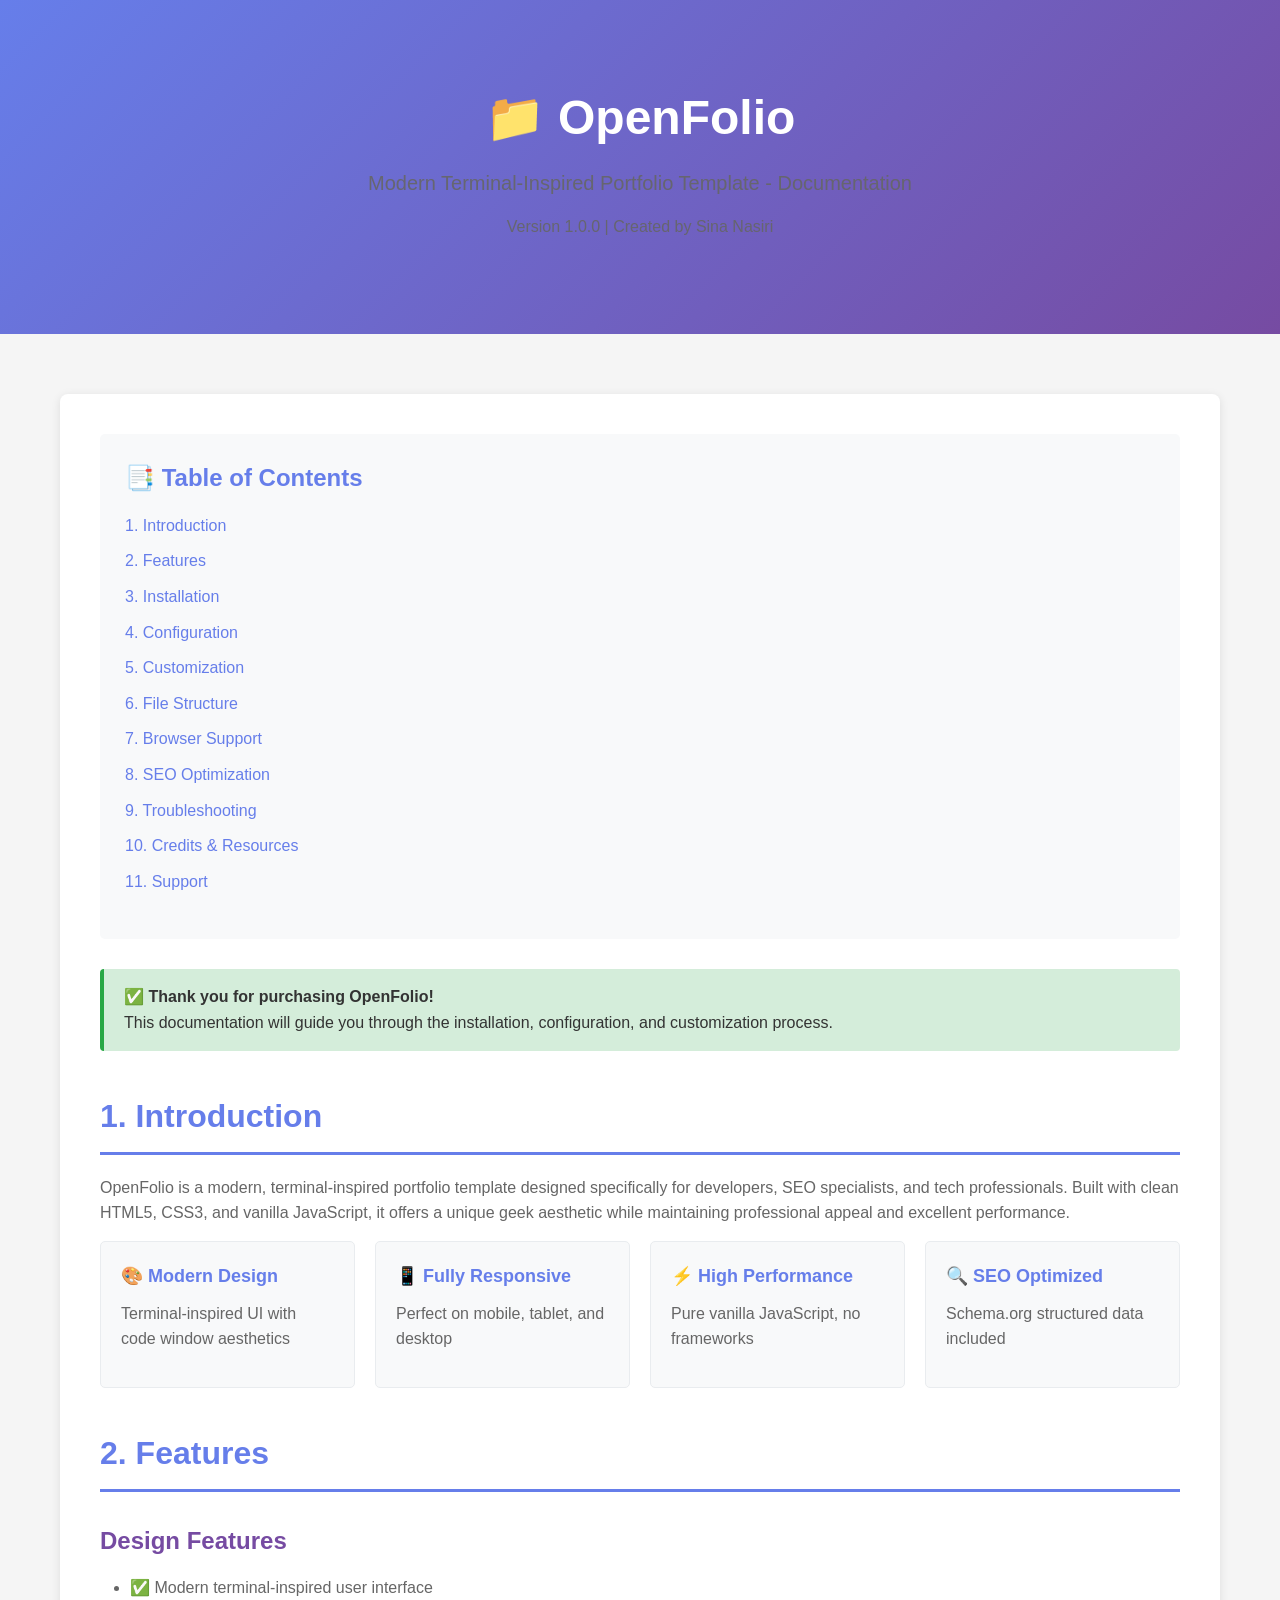
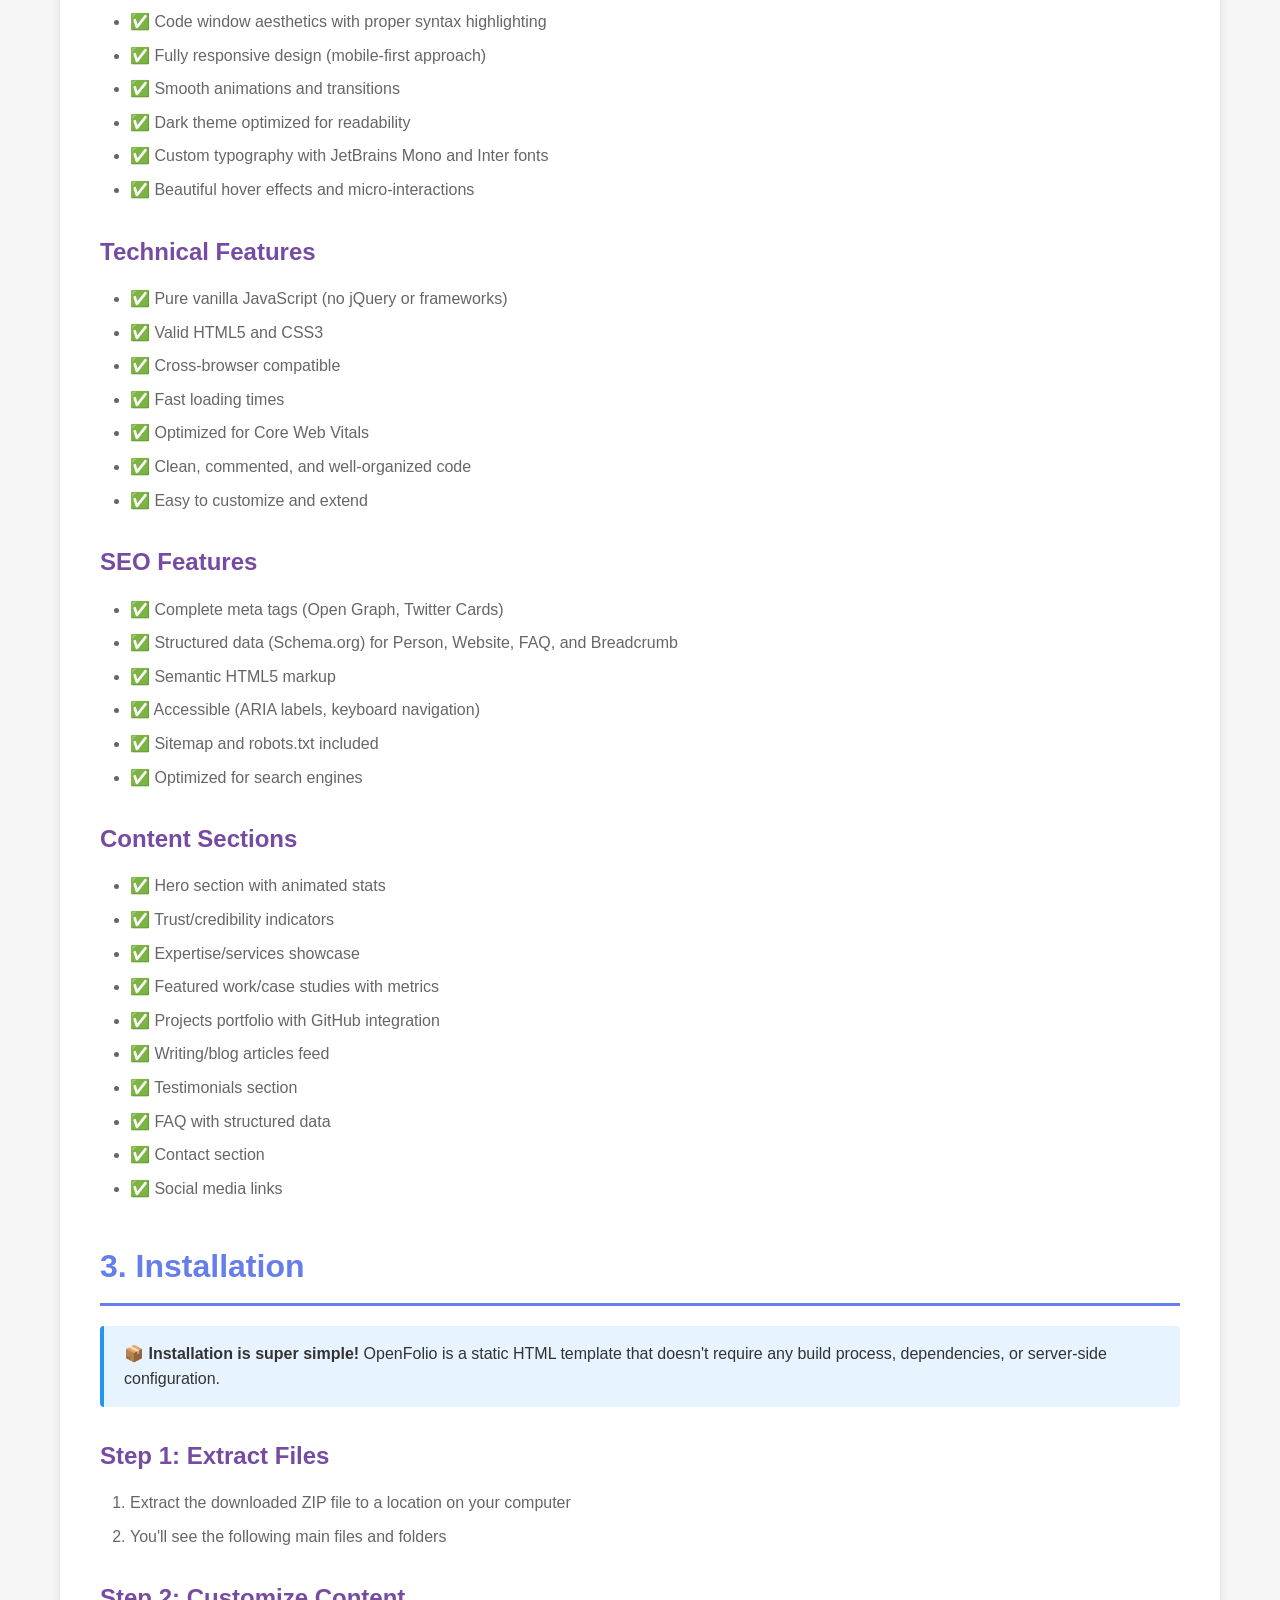
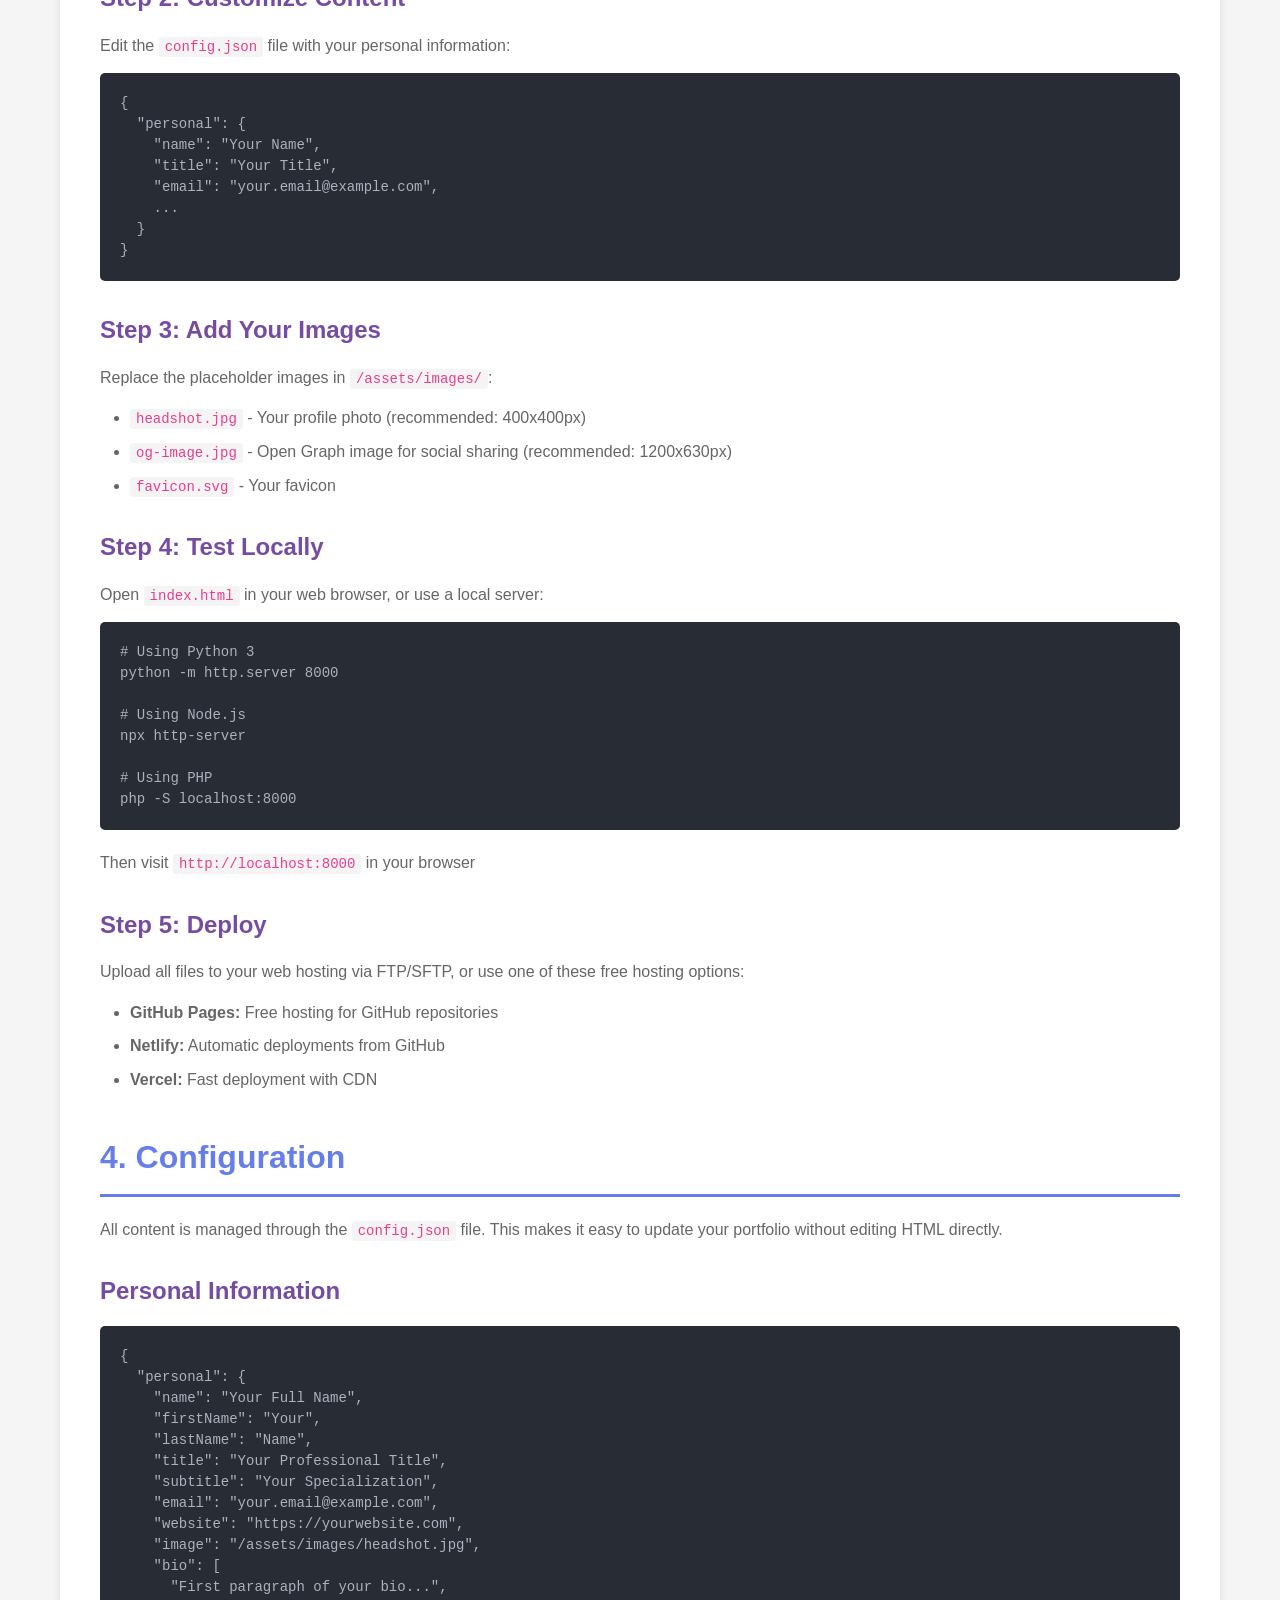
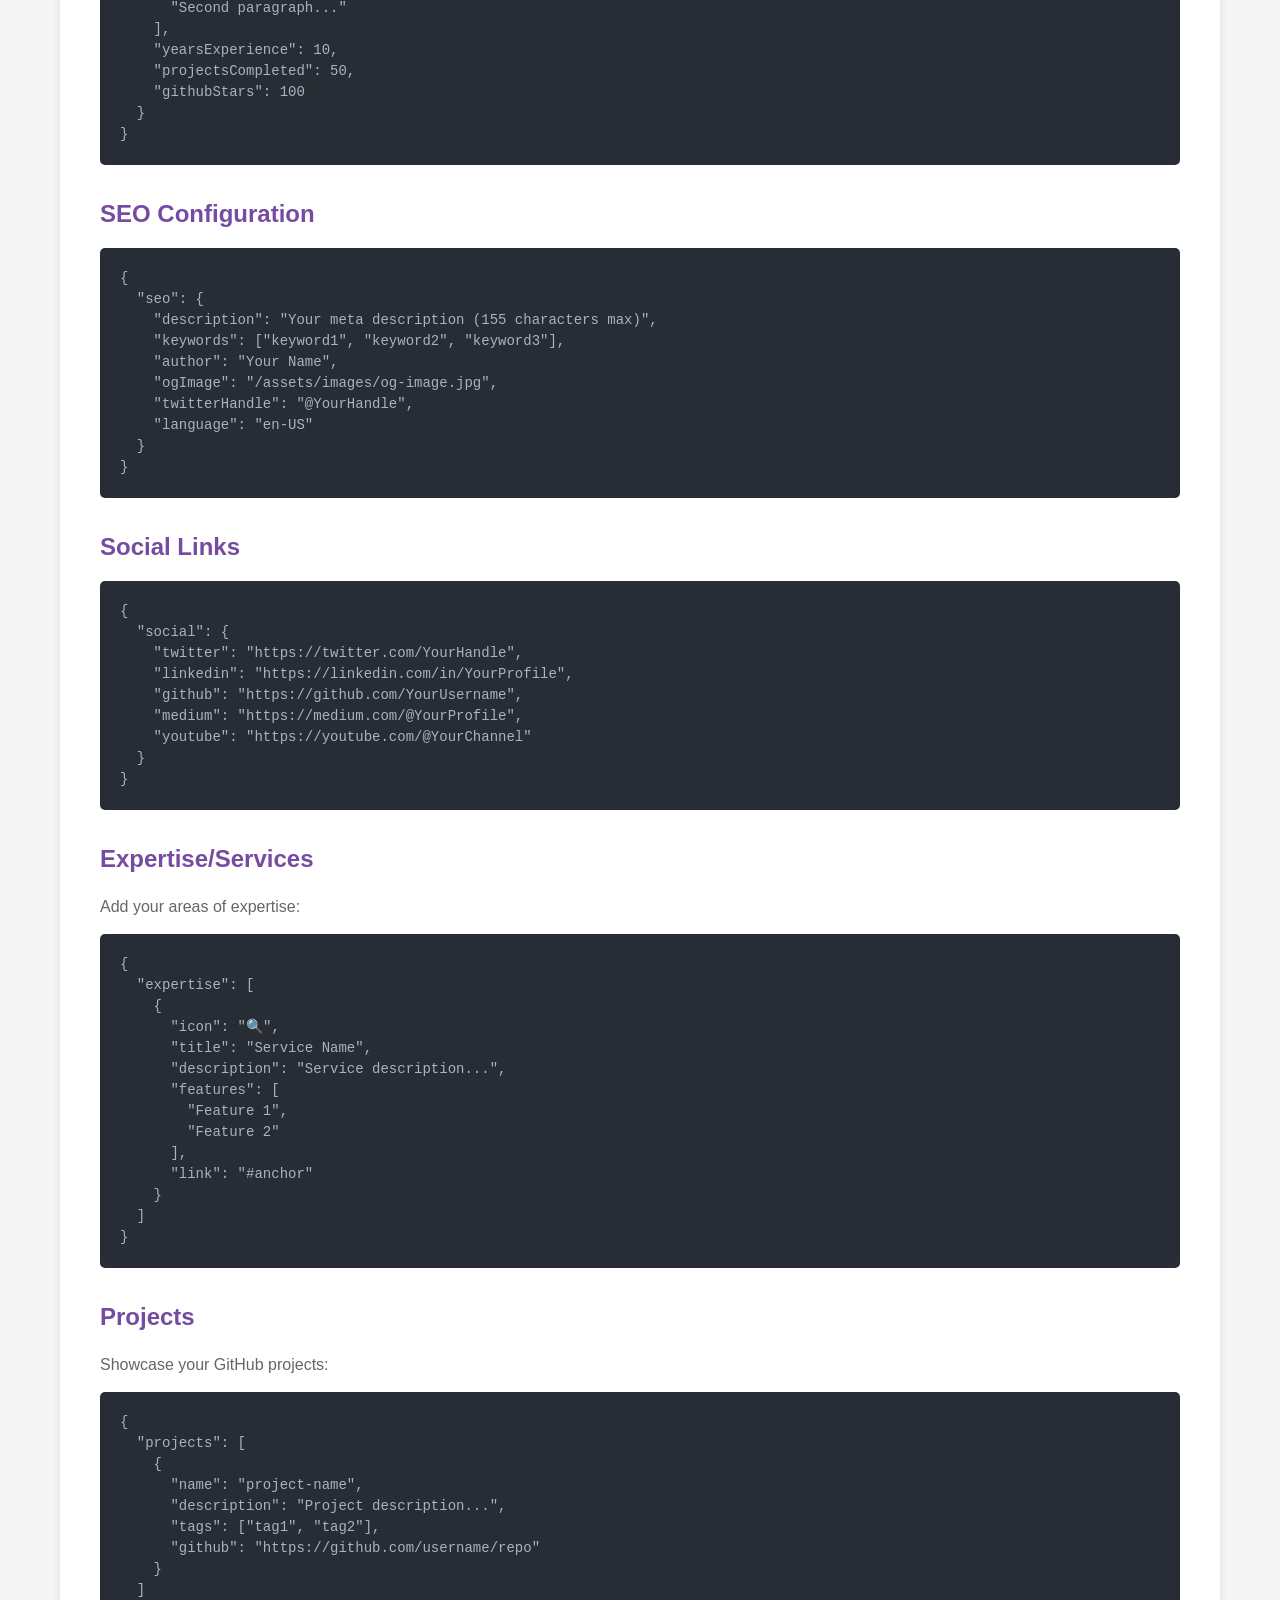
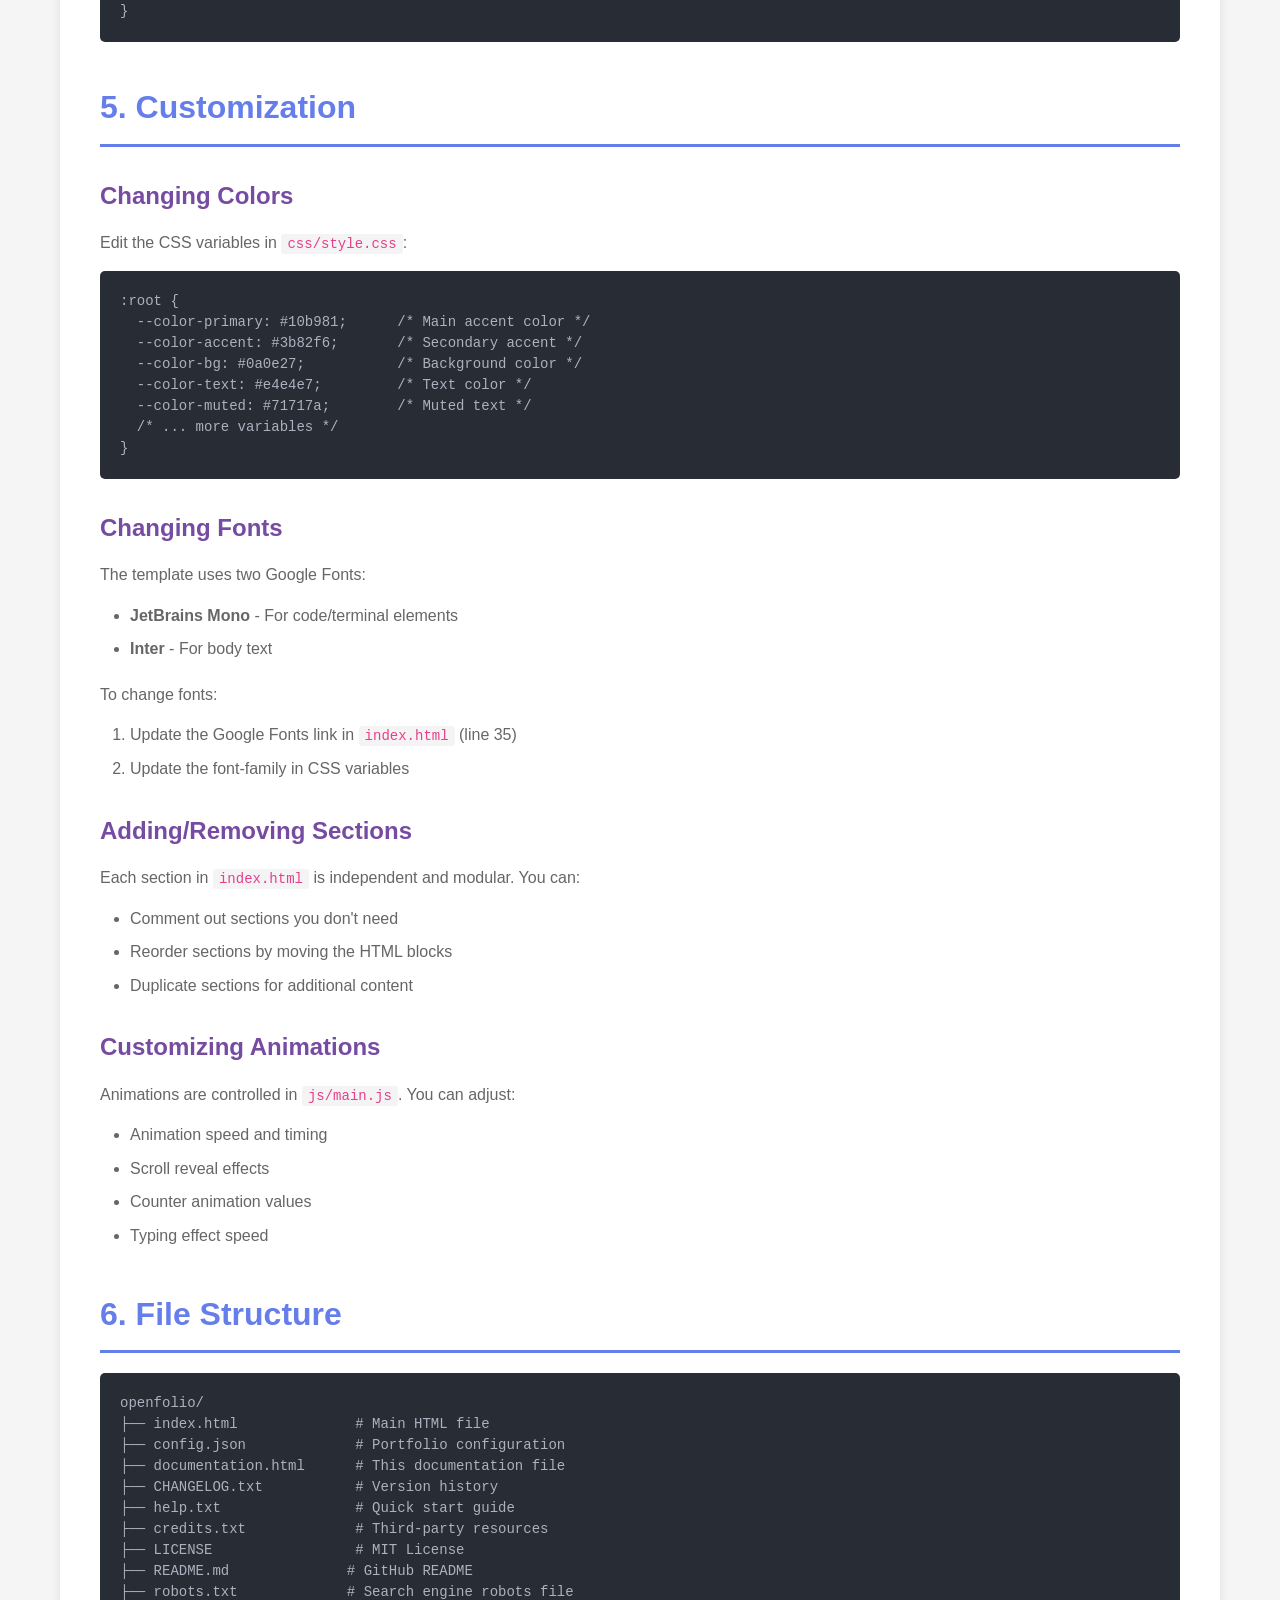
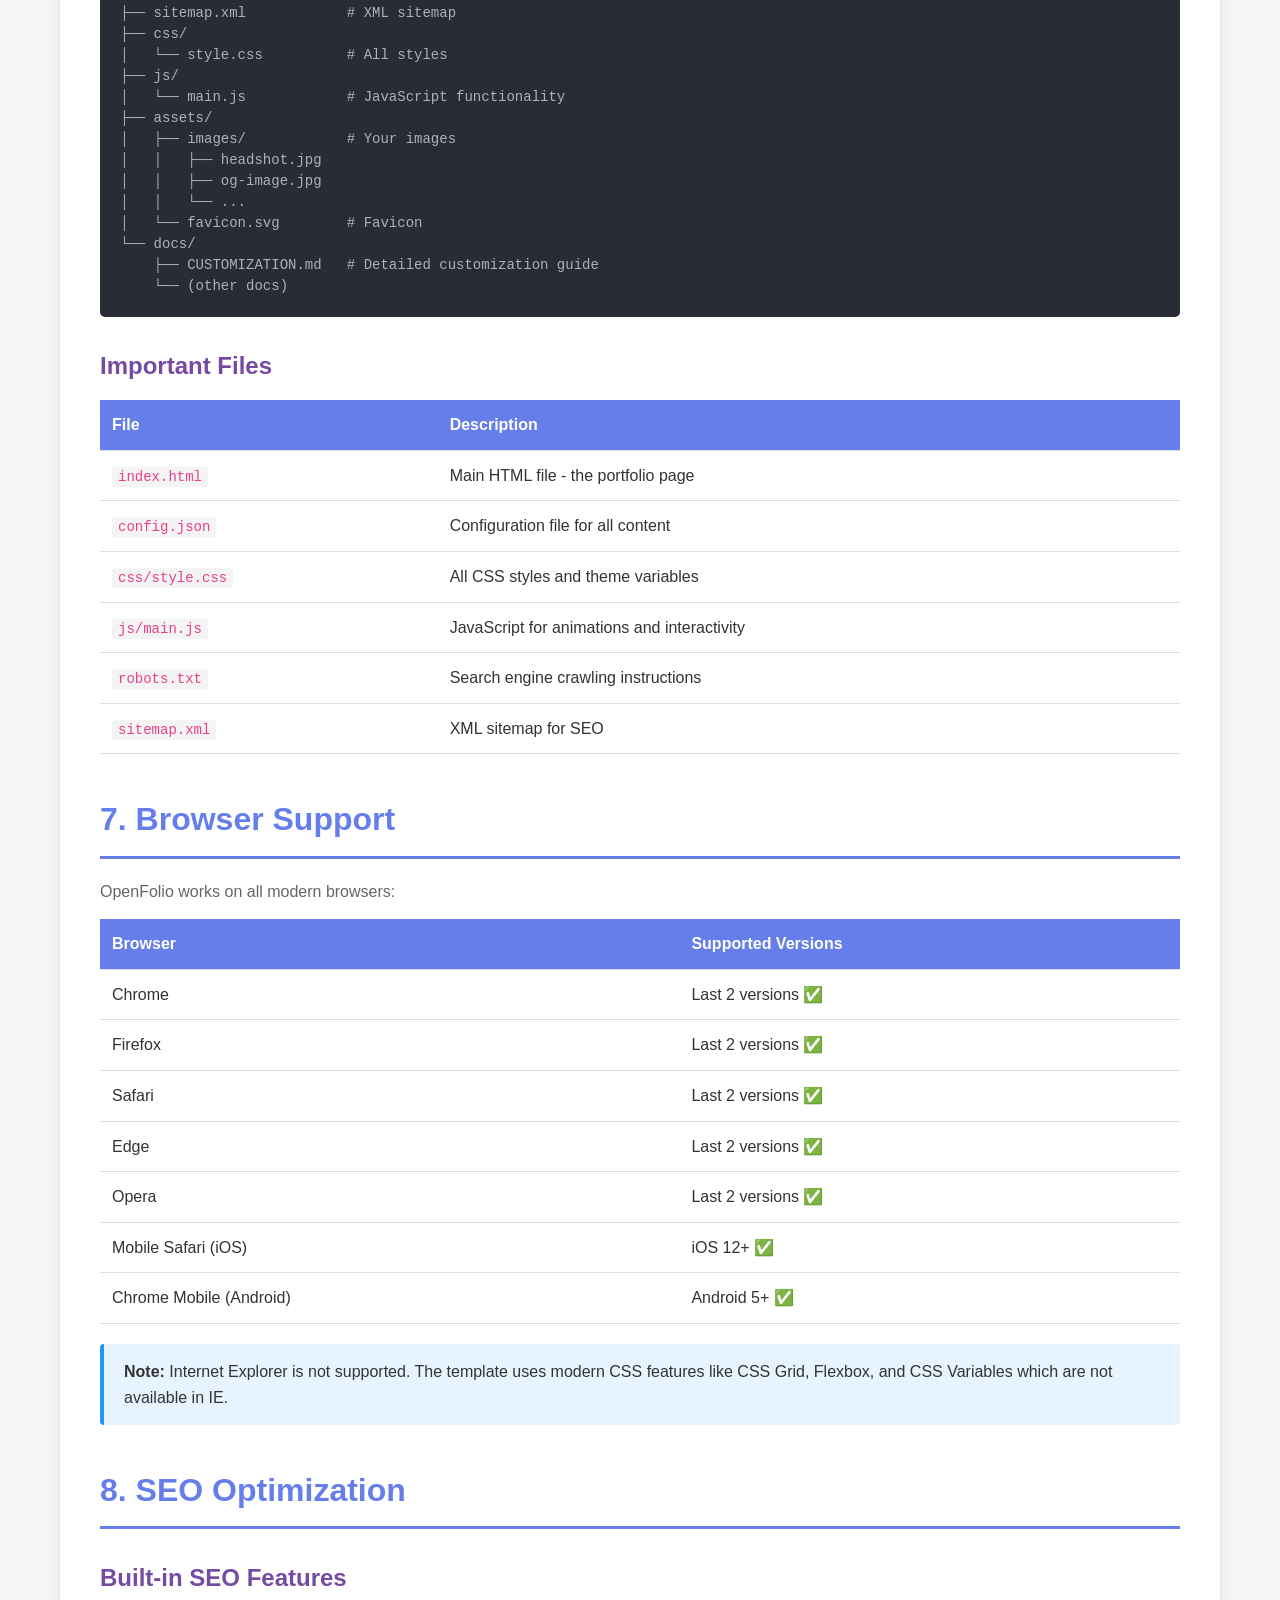
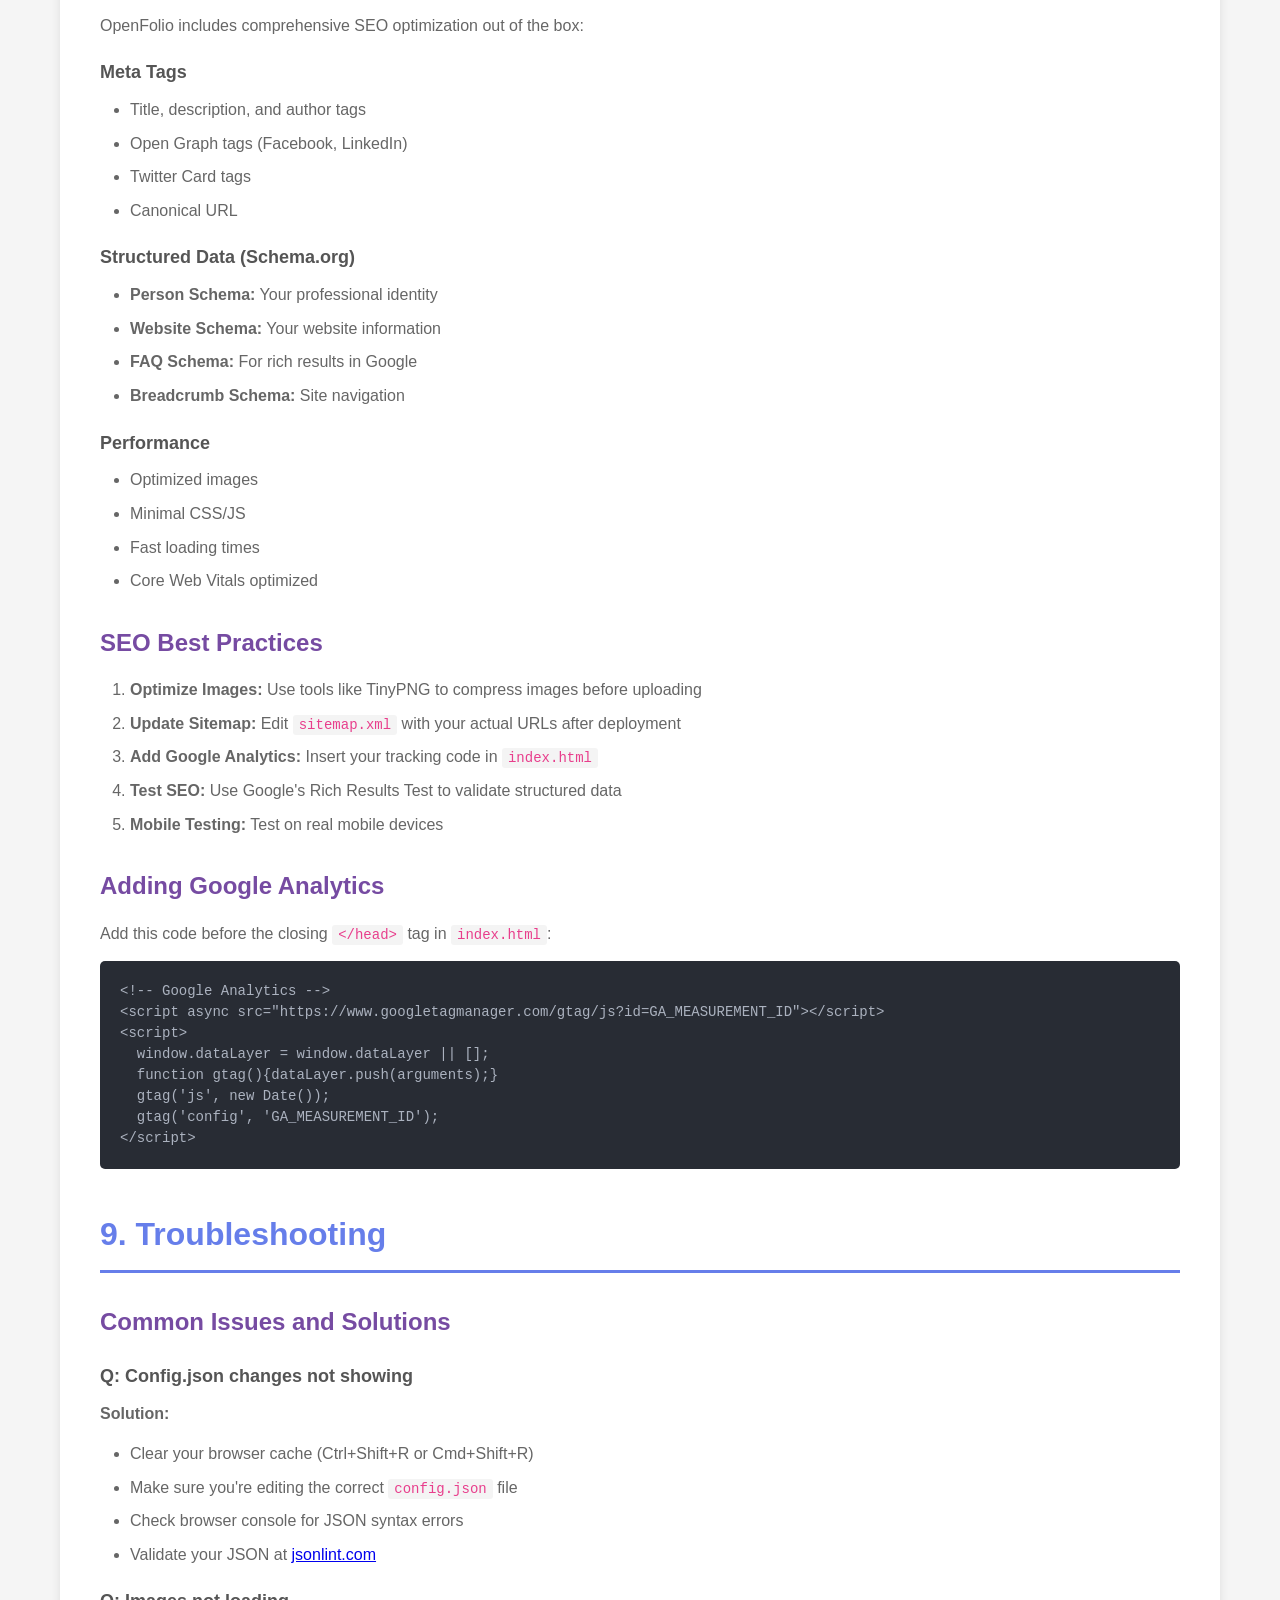
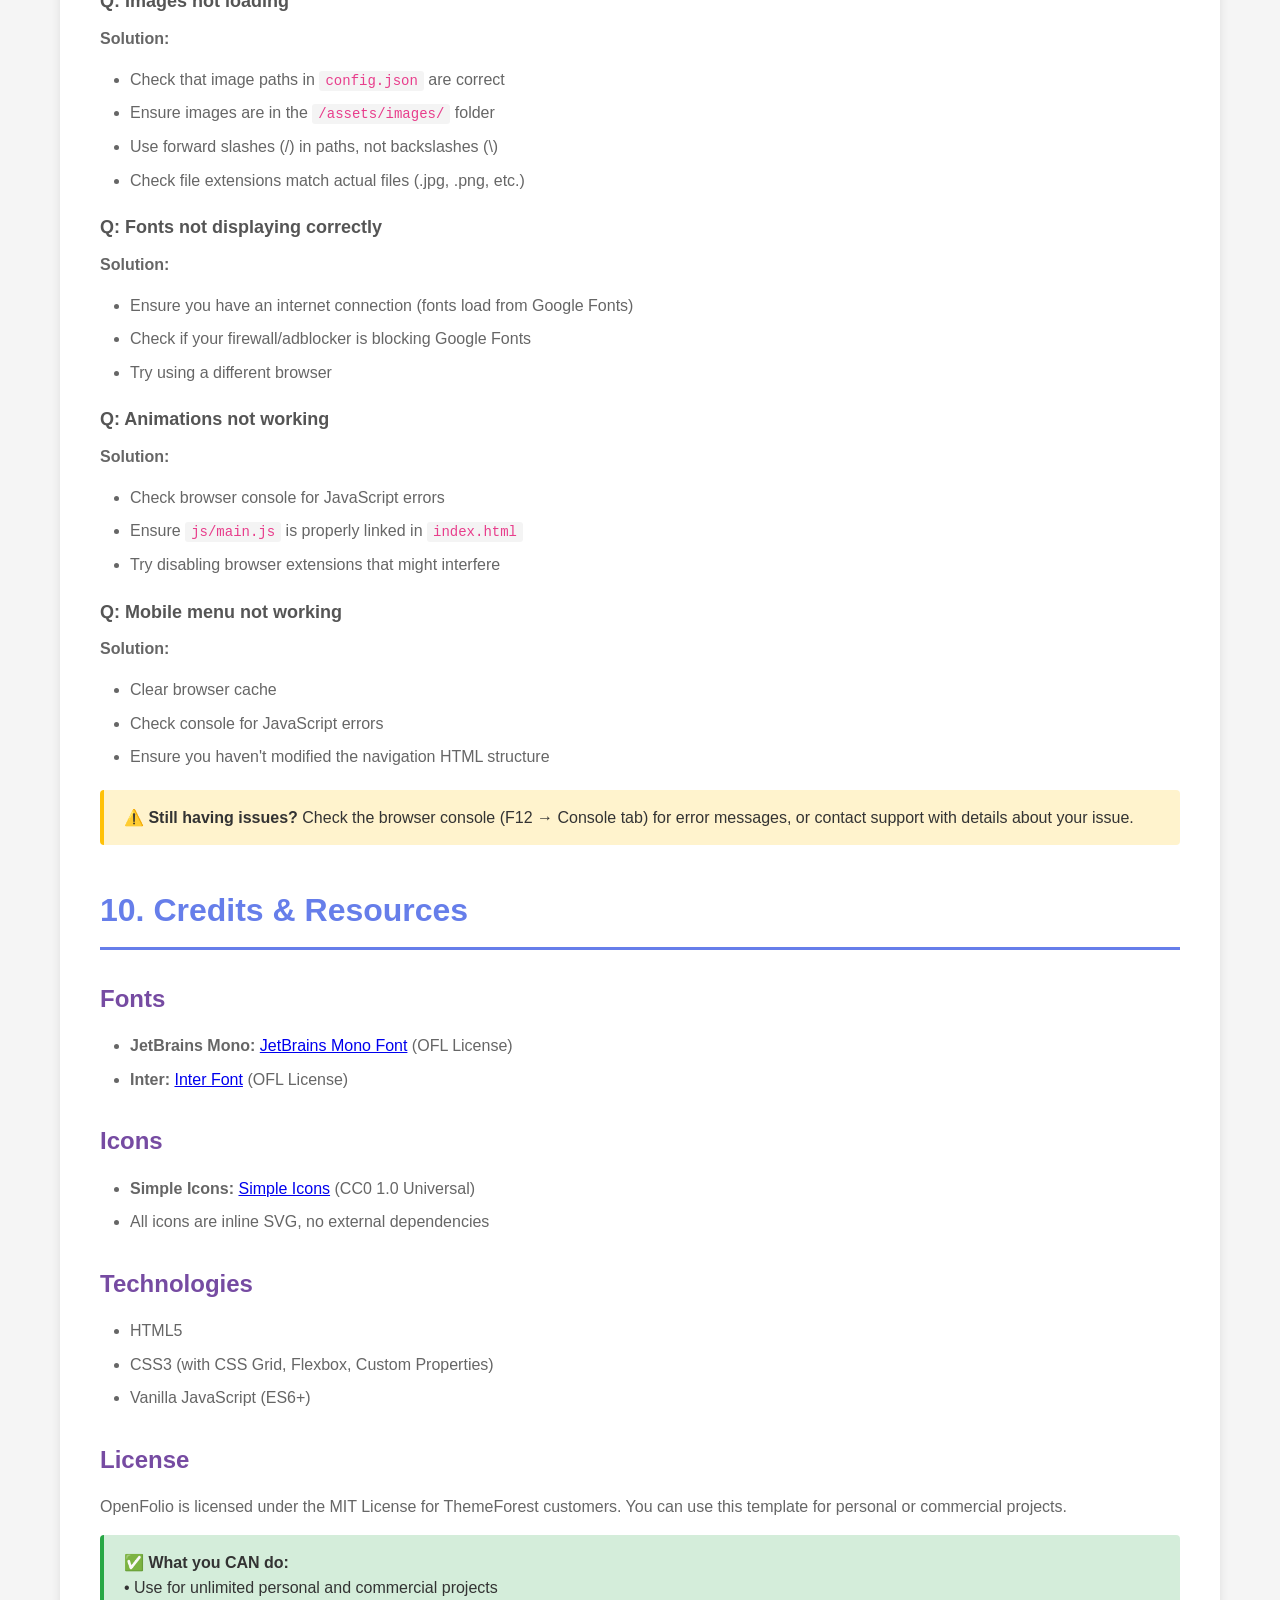
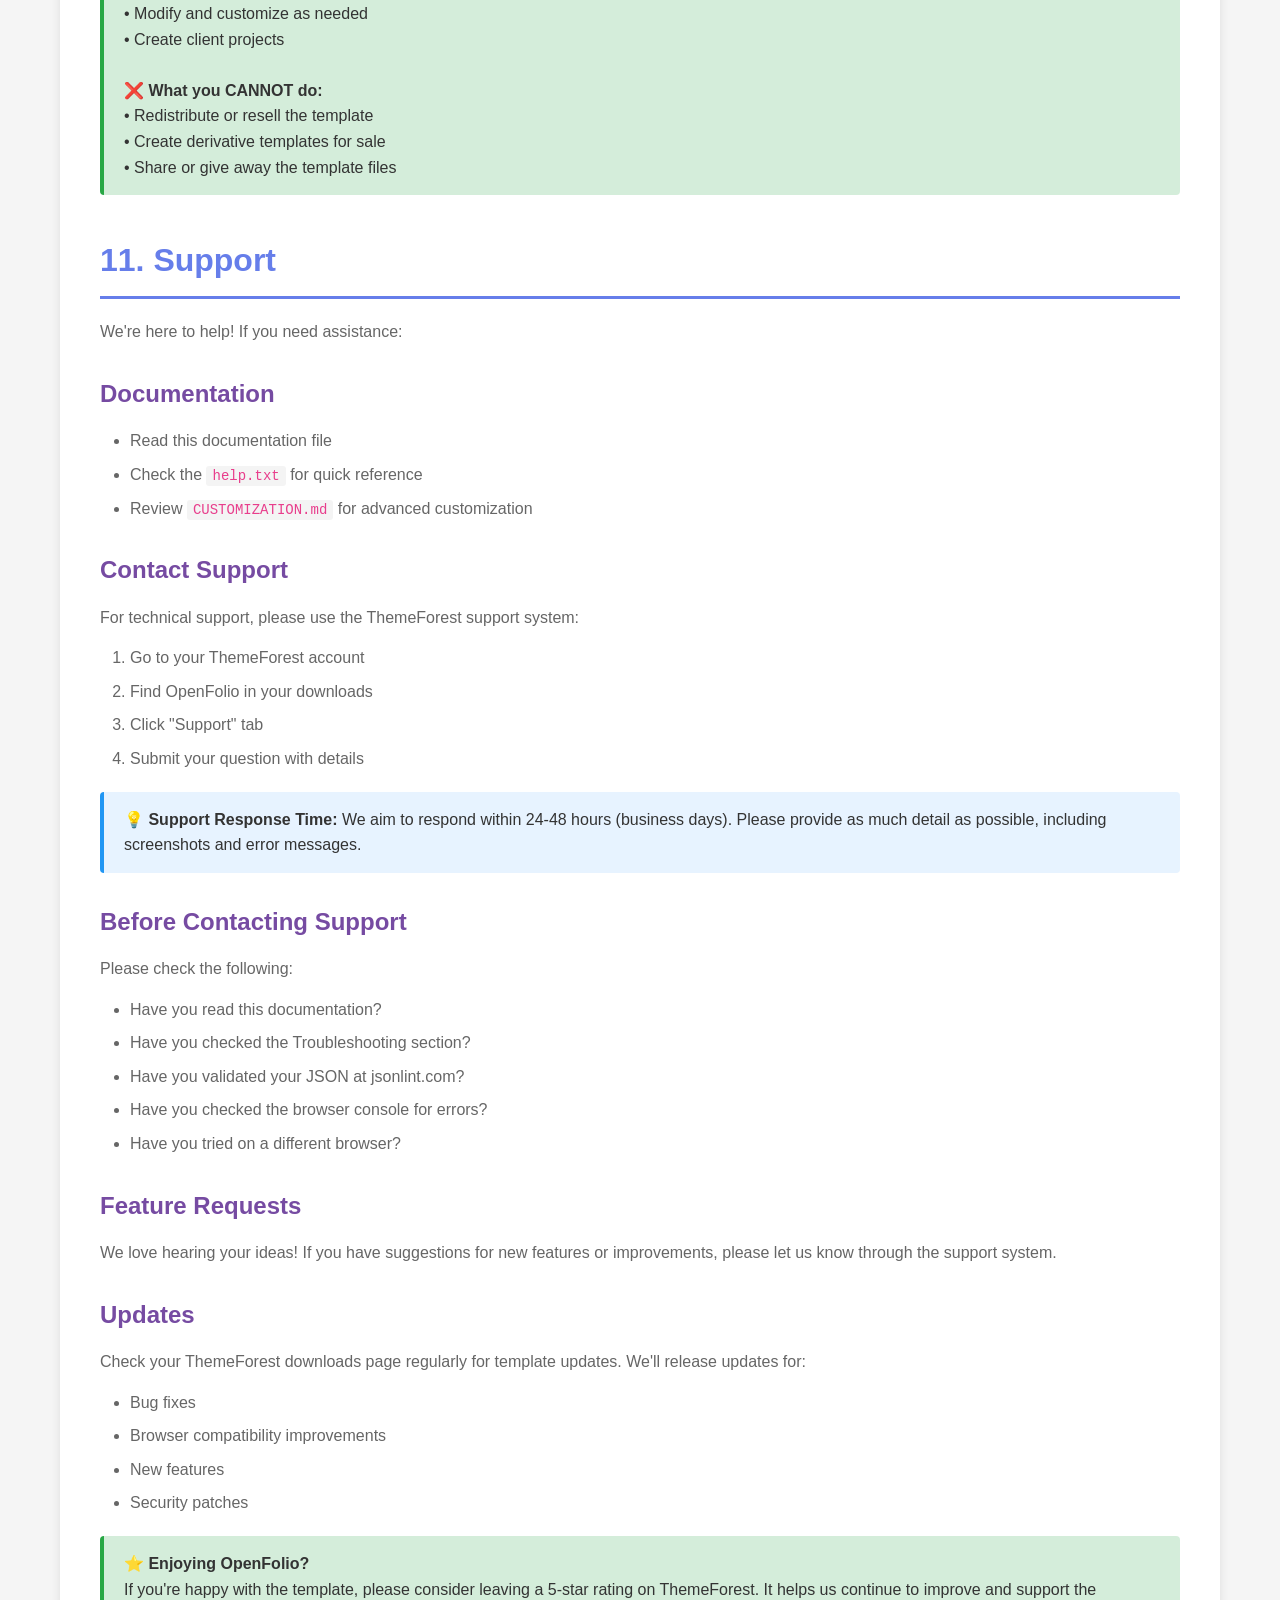
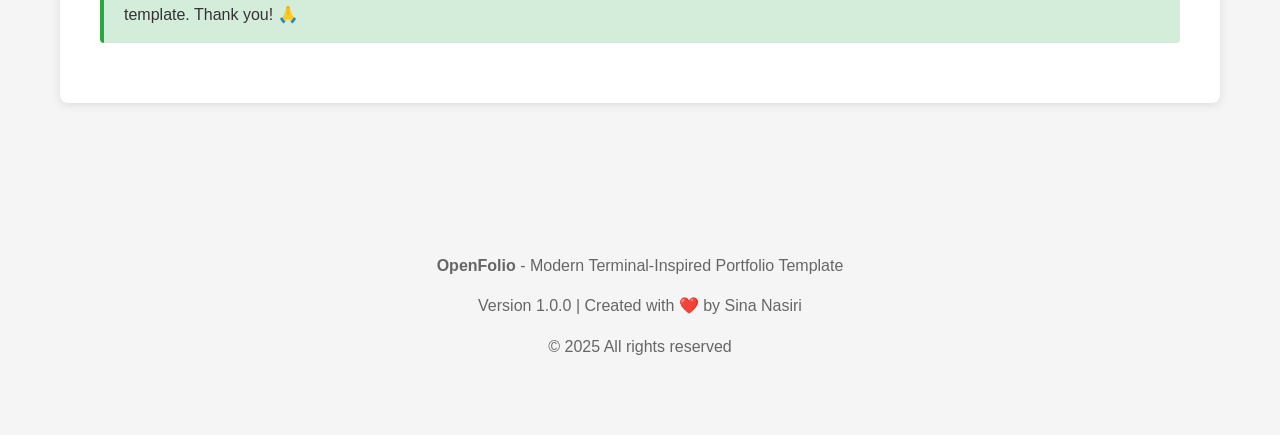
<file: documentation.html>
<!DOCTYPE html>
<html lang="en">
<head>
    <meta charset="UTF-8">
    <meta name="viewport" content="width=device-width, initial-scale=1.0">
    <title>OpenFolio - Documentation</title>
    <style>
        * {
            margin: 0;
            padding: 0;
            box-sizing: border-box;
        }

        body {
            font-family: -apple-system, BlinkMacSystemFont, 'Segoe UI', Roboto, Oxygen, Ubuntu, Cantarell, sans-serif;
            line-height: 1.6;
            color: #333;
            background: #f5f5f5;
        }

        .container {
            max-width: 1200px;
            margin: 0 auto;
            padding: 20px;
        }

        header {
            background: linear-gradient(135deg, #667eea 0%, #764ba2 100%);
            color: white;
            padding: 60px 20px;
            text-align: center;
            margin-bottom: 40px;
        }

        header h1 {
            font-size: 48px;
            margin-bottom: 10px;
            font-weight: 700;
        }

        header p {
            font-size: 20px;
            opacity: 0.9;
        }

        .content {
            background: white;
            padding: 40px;
            border-radius: 8px;
            box-shadow: 0 2px 10px rgba(0,0,0,0.1);
            margin-bottom: 30px;
        }

        h2 {
            color: #667eea;
            font-size: 32px;
            margin-top: 40px;
            margin-bottom: 20px;
            padding-bottom: 10px;
            border-bottom: 3px solid #667eea;
        }

        h2:first-child {
            margin-top: 0;
        }

        h3 {
            color: #764ba2;
            font-size: 24px;
            margin-top: 30px;
            margin-bottom: 15px;
        }

        h4 {
            color: #555;
            font-size: 18px;
            margin-top: 20px;
            margin-bottom: 10px;
        }

        p {
            margin-bottom: 15px;
            color: #666;
        }

        ul, ol {
            margin-bottom: 20px;
            padding-left: 30px;
        }

        li {
            margin-bottom: 8px;
            color: #666;
        }

        code {
            background: #f4f4f4;
            padding: 2px 6px;
            border-radius: 3px;
            font-family: 'Courier New', monospace;
            font-size: 14px;
            color: #e83e8c;
        }

        pre {
            background: #282c34;
            color: #abb2bf;
            padding: 20px;
            border-radius: 5px;
            overflow-x: auto;
            margin-bottom: 20px;
            font-family: 'Courier New', monospace;
            font-size: 14px;
            line-height: 1.5;
        }

        .info-box {
            background: #e7f3ff;
            border-left: 4px solid #2196F3;
            padding: 15px 20px;
            margin-bottom: 20px;
            border-radius: 4px;
        }

        .warning-box {
            background: #fff3cd;
            border-left: 4px solid #ffc107;
            padding: 15px 20px;
            margin-bottom: 20px;
            border-radius: 4px;
        }

        .success-box {
            background: #d4edda;
            border-left: 4px solid #28a745;
            padding: 15px 20px;
            margin-bottom: 20px;
            border-radius: 4px;
        }

        table {
            width: 100%;
            border-collapse: collapse;
            margin-bottom: 20px;
        }

        th, td {
            padding: 12px;
            text-align: left;
            border-bottom: 1px solid #ddd;
        }

        th {
            background: #667eea;
            color: white;
            font-weight: 600;
        }

        tr:hover {
            background: #f5f5f5;
        }

        .toc {
            background: #f8f9fa;
            padding: 25px;
            border-radius: 5px;
            margin-bottom: 30px;
        }

        .toc h3 {
            margin-top: 0;
            color: #667eea;
        }

        .toc ul {
            list-style: none;
            padding-left: 0;
        }

        .toc li {
            margin-bottom: 10px;
        }

        .toc a {
            color: #667eea;
            text-decoration: none;
            transition: color 0.3s;
        }

        .toc a:hover {
            color: #764ba2;
            text-decoration: underline;
        }

        footer {
            text-align: center;
            padding: 40px 20px;
            color: #999;
            margin-top: 40px;
        }

        .feature-grid {
            display: grid;
            grid-template-columns: repeat(auto-fit, minmax(250px, 1fr));
            gap: 20px;
            margin-bottom: 30px;
        }

        .feature-item {
            background: #f8f9fa;
            padding: 20px;
            border-radius: 5px;
            border: 1px solid #e9ecef;
        }

        .feature-item h4 {
            color: #667eea;
            margin-top: 0;
        }

        .badge {
            display: inline-block;
            padding: 4px 8px;
            background: #667eea;
            color: white;
            border-radius: 3px;
            font-size: 12px;
            font-weight: 600;
            margin-right: 5px;
        }
    </style>
</head>
<body>
    <header>
        <div class="container">
            <h1>📁 OpenFolio</h1>
            <p>Modern Terminal-Inspired Portfolio Template - Documentation</p>
            <p style="font-size: 16px; margin-top: 10px;">Version 1.0.0 | Created by Sina Nasiri</p>
        </div>
    </header>

    <div class="container">
        <div class="content">
            <div class="toc">
                <h3>📑 Table of Contents</h3>
                <ul>
                    <li><a href="#introduction">1. Introduction</a></li>
                    <li><a href="#features">2. Features</a></li>
                    <li><a href="#installation">3. Installation</a></li>
                    <li><a href="#configuration">4. Configuration</a></li>
                    <li><a href="#customization">5. Customization</a></li>
                    <li><a href="#file-structure">6. File Structure</a></li>
                    <li><a href="#browser-support">7. Browser Support</a></li>
                    <li><a href="#seo-guide">8. SEO Optimization</a></li>
                    <li><a href="#troubleshooting">9. Troubleshooting</a></li>
                    <li><a href="#credits">10. Credits & Resources</a></li>
                    <li><a href="#support">11. Support</a></li>
                </ul>
            </div>

            <div class="success-box">
                <strong>✅ Thank you for purchasing OpenFolio!</strong><br>
                This documentation will guide you through the installation, configuration, and customization process.
            </div>

            <!-- INTRODUCTION -->
            <h2 id="introduction">1. Introduction</h2>
            <p>
                OpenFolio is a modern, terminal-inspired portfolio template designed specifically for developers,
                SEO specialists, and tech professionals. Built with clean HTML5, CSS3, and vanilla JavaScript,
                it offers a unique geek aesthetic while maintaining professional appeal and excellent performance.
            </p>

            <div class="feature-grid">
                <div class="feature-item">
                    <h4>🎨 Modern Design</h4>
                    <p>Terminal-inspired UI with code window aesthetics</p>
                </div>
                <div class="feature-item">
                    <h4>📱 Fully Responsive</h4>
                    <p>Perfect on mobile, tablet, and desktop</p>
                </div>
                <div class="feature-item">
                    <h4>⚡ High Performance</h4>
                    <p>Pure vanilla JavaScript, no frameworks</p>
                </div>
                <div class="feature-item">
                    <h4>🔍 SEO Optimized</h4>
                    <p>Schema.org structured data included</p>
                </div>
            </div>

            <!-- FEATURES -->
            <h2 id="features">2. Features</h2>

            <h3>Design Features</h3>
            <ul>
                <li>✅ Modern terminal-inspired user interface</li>
                <li>✅ Code window aesthetics with proper syntax highlighting</li>
                <li>✅ Fully responsive design (mobile-first approach)</li>
                <li>✅ Smooth animations and transitions</li>
                <li>✅ Dark theme optimized for readability</li>
                <li>✅ Custom typography with JetBrains Mono and Inter fonts</li>
                <li>✅ Beautiful hover effects and micro-interactions</li>
            </ul>

            <h3>Technical Features</h3>
            <ul>
                <li>✅ Pure vanilla JavaScript (no jQuery or frameworks)</li>
                <li>✅ Valid HTML5 and CSS3</li>
                <li>✅ Cross-browser compatible</li>
                <li>✅ Fast loading times</li>
                <li>✅ Optimized for Core Web Vitals</li>
                <li>✅ Clean, commented, and well-organized code</li>
                <li>✅ Easy to customize and extend</li>
            </ul>

            <h3>SEO Features</h3>
            <ul>
                <li>✅ Complete meta tags (Open Graph, Twitter Cards)</li>
                <li>✅ Structured data (Schema.org) for Person, Website, FAQ, and Breadcrumb</li>
                <li>✅ Semantic HTML5 markup</li>
                <li>✅ Accessible (ARIA labels, keyboard navigation)</li>
                <li>✅ Sitemap and robots.txt included</li>
                <li>✅ Optimized for search engines</li>
            </ul>

            <h3>Content Sections</h3>
            <ul>
                <li>✅ Hero section with animated stats</li>
                <li>✅ Trust/credibility indicators</li>
                <li>✅ Expertise/services showcase</li>
                <li>✅ Featured work/case studies with metrics</li>
                <li>✅ Projects portfolio with GitHub integration</li>
                <li>✅ Writing/blog articles feed</li>
                <li>✅ Testimonials section</li>
                <li>✅ FAQ with structured data</li>
                <li>✅ Contact section</li>
                <li>✅ Social media links</li>
            </ul>

            <!-- INSTALLATION -->
            <h2 id="installation">3. Installation</h2>

            <div class="info-box">
                <strong>📦 Installation is super simple!</strong> OpenFolio is a static HTML template that doesn't require
                any build process, dependencies, or server-side configuration.
            </div>

            <h3>Step 1: Extract Files</h3>
            <ol>
                <li>Extract the downloaded ZIP file to a location on your computer</li>
                <li>You'll see the following main files and folders</li>
            </ol>

            <h3>Step 2: Customize Content</h3>
            <p>Edit the <code>config.json</code> file with your personal information:</p>
            <pre>{
  "personal": {
    "name": "Your Name",
    "title": "Your Title",
    "email": "your.email@example.com",
    ...
  }
}</pre>

            <h3>Step 3: Add Your Images</h3>
            <p>Replace the placeholder images in <code>/assets/images/</code>:</p>
            <ul>
                <li><code>headshot.jpg</code> - Your profile photo (recommended: 400x400px)</li>
                <li><code>og-image.jpg</code> - Open Graph image for social sharing (recommended: 1200x630px)</li>
                <li><code>favicon.svg</code> - Your favicon</li>
            </ul>

            <h3>Step 4: Test Locally</h3>
            <p>Open <code>index.html</code> in your web browser, or use a local server:</p>
            <pre># Using Python 3
python -m http.server 8000

# Using Node.js
npx http-server

# Using PHP
php -S localhost:8000</pre>
            <p>Then visit <code>http://localhost:8000</code> in your browser</p>

            <h3>Step 5: Deploy</h3>
            <p>Upload all files to your web hosting via FTP/SFTP, or use one of these free hosting options:</p>
            <ul>
                <li><strong>GitHub Pages:</strong> Free hosting for GitHub repositories</li>
                <li><strong>Netlify:</strong> Automatic deployments from GitHub</li>
                <li><strong>Vercel:</strong> Fast deployment with CDN</li>
            </ul>

            <!-- CONFIGURATION -->
            <h2 id="configuration">4. Configuration</h2>

            <p>
                All content is managed through the <code>config.json</code> file. This makes it easy to update
                your portfolio without editing HTML directly.
            </p>

            <h3>Personal Information</h3>
            <pre>{
  "personal": {
    "name": "Your Full Name",
    "firstName": "Your",
    "lastName": "Name",
    "title": "Your Professional Title",
    "subtitle": "Your Specialization",
    "email": "your.email@example.com",
    "website": "https://yourwebsite.com",
    "image": "/assets/images/headshot.jpg",
    "bio": [
      "First paragraph of your bio...",
      "Second paragraph..."
    ],
    "yearsExperience": 10,
    "projectsCompleted": 50,
    "githubStars": 100
  }
}</pre>

            <h3>SEO Configuration</h3>
            <pre>{
  "seo": {
    "description": "Your meta description (155 characters max)",
    "keywords": ["keyword1", "keyword2", "keyword3"],
    "author": "Your Name",
    "ogImage": "/assets/images/og-image.jpg",
    "twitterHandle": "@YourHandle",
    "language": "en-US"
  }
}</pre>

            <h3>Social Links</h3>
            <pre>{
  "social": {
    "twitter": "https://twitter.com/YourHandle",
    "linkedin": "https://linkedin.com/in/YourProfile",
    "github": "https://github.com/YourUsername",
    "medium": "https://medium.com/@YourProfile",
    "youtube": "https://youtube.com/@YourChannel"
  }
}</pre>

            <h3>Expertise/Services</h3>
            <p>Add your areas of expertise:</p>
            <pre>{
  "expertise": [
    {
      "icon": "🔍",
      "title": "Service Name",
      "description": "Service description...",
      "features": [
        "Feature 1",
        "Feature 2"
      ],
      "link": "#anchor"
    }
  ]
}</pre>

            <h3>Projects</h3>
            <p>Showcase your GitHub projects:</p>
            <pre>{
  "projects": [
    {
      "name": "project-name",
      "description": "Project description...",
      "tags": ["tag1", "tag2"],
      "github": "https://github.com/username/repo"
    }
  ]
}</pre>

            <!-- CUSTOMIZATION -->
            <h2 id="customization">5. Customization</h2>

            <h3>Changing Colors</h3>
            <p>Edit the CSS variables in <code>css/style.css</code>:</p>
            <pre>:root {
  --color-primary: #10b981;      /* Main accent color */
  --color-accent: #3b82f6;       /* Secondary accent */
  --color-bg: #0a0e27;           /* Background color */
  --color-text: #e4e4e7;         /* Text color */
  --color-muted: #71717a;        /* Muted text */
  /* ... more variables */
}</pre>

            <h3>Changing Fonts</h3>
            <p>The template uses two Google Fonts:</p>
            <ul>
                <li><strong>JetBrains Mono</strong> - For code/terminal elements</li>
                <li><strong>Inter</strong> - For body text</li>
            </ul>
            <p>To change fonts:</p>
            <ol>
                <li>Update the Google Fonts link in <code>index.html</code> (line 35)</li>
                <li>Update the font-family in CSS variables</li>
            </ol>

            <h3>Adding/Removing Sections</h3>
            <p>Each section in <code>index.html</code> is independent and modular. You can:</p>
            <ul>
                <li>Comment out sections you don't need</li>
                <li>Reorder sections by moving the HTML blocks</li>
                <li>Duplicate sections for additional content</li>
            </ul>

            <h3>Customizing Animations</h3>
            <p>Animations are controlled in <code>js/main.js</code>. You can adjust:</p>
            <ul>
                <li>Animation speed and timing</li>
                <li>Scroll reveal effects</li>
                <li>Counter animation values</li>
                <li>Typing effect speed</li>
            </ul>

            <!-- FILE STRUCTURE -->
            <h2 id="file-structure">6. File Structure</h2>

            <pre>openfolio/
├── index.html              # Main HTML file
├── config.json             # Portfolio configuration
├── documentation.html      # This documentation file
├── CHANGELOG.txt           # Version history
├── help.txt                # Quick start guide
├── credits.txt             # Third-party resources
├── LICENSE                 # MIT License
├── README.md              # GitHub README
├── robots.txt             # Search engine robots file
├── sitemap.xml            # XML sitemap
├── css/
│   └── style.css          # All styles
├── js/
│   └── main.js            # JavaScript functionality
├── assets/
│   ├── images/            # Your images
│   │   ├── headshot.jpg
│   │   ├── og-image.jpg
│   │   └── ...
│   └── favicon.svg        # Favicon
└── docs/
    ├── CUSTOMIZATION.md   # Detailed customization guide
    └── (other docs)
</pre>

            <h3>Important Files</h3>
            <table>
                <thead>
                    <tr>
                        <th>File</th>
                        <th>Description</th>
                    </tr>
                </thead>
                <tbody>
                    <tr>
                        <td><code>index.html</code></td>
                        <td>Main HTML file - the portfolio page</td>
                    </tr>
                    <tr>
                        <td><code>config.json</code></td>
                        <td>Configuration file for all content</td>
                    </tr>
                    <tr>
                        <td><code>css/style.css</code></td>
                        <td>All CSS styles and theme variables</td>
                    </tr>
                    <tr>
                        <td><code>js/main.js</code></td>
                        <td>JavaScript for animations and interactivity</td>
                    </tr>
                    <tr>
                        <td><code>robots.txt</code></td>
                        <td>Search engine crawling instructions</td>
                    </tr>
                    <tr>
                        <td><code>sitemap.xml</code></td>
                        <td>XML sitemap for SEO</td>
                    </tr>
                </tbody>
            </table>

            <!-- BROWSER SUPPORT -->
            <h2 id="browser-support">7. Browser Support</h2>

            <p>OpenFolio works on all modern browsers:</p>

            <table>
                <thead>
                    <tr>
                        <th>Browser</th>
                        <th>Supported Versions</th>
                    </tr>
                </thead>
                <tbody>
                    <tr>
                        <td>Chrome</td>
                        <td>Last 2 versions ✅</td>
                    </tr>
                    <tr>
                        <td>Firefox</td>
                        <td>Last 2 versions ✅</td>
                    </tr>
                    <tr>
                        <td>Safari</td>
                        <td>Last 2 versions ✅</td>
                    </tr>
                    <tr>
                        <td>Edge</td>
                        <td>Last 2 versions ✅</td>
                    </tr>
                    <tr>
                        <td>Opera</td>
                        <td>Last 2 versions ✅</td>
                    </tr>
                    <tr>
                        <td>Mobile Safari (iOS)</td>
                        <td>iOS 12+ ✅</td>
                    </tr>
                    <tr>
                        <td>Chrome Mobile (Android)</td>
                        <td>Android 5+ ✅</td>
                    </tr>
                </tbody>
            </table>

            <div class="info-box">
                <strong>Note:</strong> Internet Explorer is not supported. The template uses modern CSS features
                like CSS Grid, Flexbox, and CSS Variables which are not available in IE.
            </div>

            <!-- SEO GUIDE -->
            <h2 id="seo-guide">8. SEO Optimization</h2>

            <h3>Built-in SEO Features</h3>
            <p>OpenFolio includes comprehensive SEO optimization out of the box:</p>

            <h4>Meta Tags</h4>
            <ul>
                <li>Title, description, and author tags</li>
                <li>Open Graph tags (Facebook, LinkedIn)</li>
                <li>Twitter Card tags</li>
                <li>Canonical URL</li>
            </ul>

            <h4>Structured Data (Schema.org)</h4>
            <ul>
                <li><strong>Person Schema:</strong> Your professional identity</li>
                <li><strong>Website Schema:</strong> Your website information</li>
                <li><strong>FAQ Schema:</strong> For rich results in Google</li>
                <li><strong>Breadcrumb Schema:</strong> Site navigation</li>
            </ul>

            <h4>Performance</h4>
            <ul>
                <li>Optimized images</li>
                <li>Minimal CSS/JS</li>
                <li>Fast loading times</li>
                <li>Core Web Vitals optimized</li>
            </ul>

            <h3>SEO Best Practices</h3>
            <ol>
                <li><strong>Optimize Images:</strong> Use tools like TinyPNG to compress images before uploading</li>
                <li><strong>Update Sitemap:</strong> Edit <code>sitemap.xml</code> with your actual URLs after deployment</li>
                <li><strong>Add Google Analytics:</strong> Insert your tracking code in <code>index.html</code></li>
                <li><strong>Test SEO:</strong> Use Google's Rich Results Test to validate structured data</li>
                <li><strong>Mobile Testing:</strong> Test on real mobile devices</li>
            </ol>

            <h3>Adding Google Analytics</h3>
            <p>Add this code before the closing <code>&lt;/head&gt;</code> tag in <code>index.html</code>:</p>
            <pre>&lt;!-- Google Analytics --&gt;
&lt;script async src="https://www.googletagmanager.com/gtag/js?id=GA_MEASUREMENT_ID"&gt;&lt;/script&gt;
&lt;script&gt;
  window.dataLayer = window.dataLayer || [];
  function gtag(){dataLayer.push(arguments);}
  gtag('js', new Date());
  gtag('config', 'GA_MEASUREMENT_ID');
&lt;/script&gt;</pre>

            <!-- TROUBLESHOOTING -->
            <h2 id="troubleshooting">9. Troubleshooting</h2>

            <h3>Common Issues and Solutions</h3>

            <h4>Q: Config.json changes not showing</h4>
            <p><strong>Solution:</strong></p>
            <ul>
                <li>Clear your browser cache (Ctrl+Shift+R or Cmd+Shift+R)</li>
                <li>Make sure you're editing the correct <code>config.json</code> file</li>
                <li>Check browser console for JSON syntax errors</li>
                <li>Validate your JSON at <a href="https://jsonlint.com/" target="_blank">jsonlint.com</a></li>
            </ul>

            <h4>Q: Images not loading</h4>
            <p><strong>Solution:</strong></p>
            <ul>
                <li>Check that image paths in <code>config.json</code> are correct</li>
                <li>Ensure images are in the <code>/assets/images/</code> folder</li>
                <li>Use forward slashes (/) in paths, not backslashes (\)</li>
                <li>Check file extensions match actual files (.jpg, .png, etc.)</li>
            </ul>

            <h4>Q: Fonts not displaying correctly</h4>
            <p><strong>Solution:</strong></p>
            <ul>
                <li>Ensure you have an internet connection (fonts load from Google Fonts)</li>
                <li>Check if your firewall/adblocker is blocking Google Fonts</li>
                <li>Try using a different browser</li>
            </ul>

            <h4>Q: Animations not working</h4>
            <p><strong>Solution:</strong></p>
            <ul>
                <li>Check browser console for JavaScript errors</li>
                <li>Ensure <code>js/main.js</code> is properly linked in <code>index.html</code></li>
                <li>Try disabling browser extensions that might interfere</li>
            </ul>

            <h4>Q: Mobile menu not working</h4>
            <p><strong>Solution:</strong></p>
            <ul>
                <li>Clear browser cache</li>
                <li>Check console for JavaScript errors</li>
                <li>Ensure you haven't modified the navigation HTML structure</li>
            </ul>

            <div class="warning-box">
                <strong>⚠️ Still having issues?</strong> Check the browser console (F12 → Console tab) for error messages,
                or contact support with details about your issue.
            </div>

            <!-- CREDITS -->
            <h2 id="credits">10. Credits & Resources</h2>

            <h3>Fonts</h3>
            <ul>
                <li><strong>JetBrains Mono:</strong> <a href="https://www.jetbrains.com/lp/mono/" target="_blank">JetBrains Mono Font</a> (OFL License)</li>
                <li><strong>Inter:</strong> <a href="https://rsms.me/inter/" target="_blank">Inter Font</a> (OFL License)</li>
            </ul>

            <h3>Icons</h3>
            <ul>
                <li><strong>Simple Icons:</strong> <a href="https://simpleicons.org/" target="_blank">Simple Icons</a> (CC0 1.0 Universal)</li>
                <li>All icons are inline SVG, no external dependencies</li>
            </ul>

            <h3>Technologies</h3>
            <ul>
                <li>HTML5</li>
                <li>CSS3 (with CSS Grid, Flexbox, Custom Properties)</li>
                <li>Vanilla JavaScript (ES6+)</li>
            </ul>

            <h3>License</h3>
            <p>
                OpenFolio is licensed under the MIT License for ThemeForest customers.
                You can use this template for personal or commercial projects.
            </p>

            <div class="success-box">
                <strong>✅ What you CAN do:</strong><br>
                • Use for unlimited personal and commercial projects<br>
                • Modify and customize as needed<br>
                • Create client projects<br><br>

                <strong>❌ What you CANNOT do:</strong><br>
                • Redistribute or resell the template<br>
                • Create derivative templates for sale<br>
                • Share or give away the template files
            </div>

            <!-- SUPPORT -->
            <h2 id="support">11. Support</h2>

            <p>We're here to help! If you need assistance:</p>

            <h3>Documentation</h3>
            <ul>
                <li>Read this documentation file</li>
                <li>Check the <code>help.txt</code> for quick reference</li>
                <li>Review <code>CUSTOMIZATION.md</code> for advanced customization</li>
            </ul>

            <h3>Contact Support</h3>
            <p>For technical support, please use the ThemeForest support system:</p>
            <ol>
                <li>Go to your ThemeForest account</li>
                <li>Find OpenFolio in your downloads</li>
                <li>Click "Support" tab</li>
                <li>Submit your question with details</li>
            </ol>

            <div class="info-box">
                <strong>💡 Support Response Time:</strong> We aim to respond within 24-48 hours (business days).
                Please provide as much detail as possible, including screenshots and error messages.
            </div>

            <h3>Before Contacting Support</h3>
            <p>Please check the following:</p>
            <ul>
                <li>Have you read this documentation?</li>
                <li>Have you checked the Troubleshooting section?</li>
                <li>Have you validated your JSON at jsonlint.com?</li>
                <li>Have you checked the browser console for errors?</li>
                <li>Have you tried on a different browser?</li>
            </ul>

            <h3>Feature Requests</h3>
            <p>
                We love hearing your ideas! If you have suggestions for new features or improvements,
                please let us know through the support system.
            </p>

            <h3>Updates</h3>
            <p>
                Check your ThemeForest downloads page regularly for template updates. We'll release updates for:
            </p>
            <ul>
                <li>Bug fixes</li>
                <li>Browser compatibility improvements</li>
                <li>New features</li>
                <li>Security patches</li>
            </ul>

            <div class="success-box">
                <strong>⭐ Enjoying OpenFolio?</strong><br>
                If you're happy with the template, please consider leaving a 5-star rating on ThemeForest.
                It helps us continue to improve and support the template. Thank you! 🙏
            </div>

        </div>
    </div>

    <footer>
        <div class="container">
            <p><strong>OpenFolio</strong> - Modern Terminal-Inspired Portfolio Template</p>
            <p>Version 1.0.0 | Created with ❤️ by Sina Nasiri</p>
            <p>© 2025 All rights reserved</p>
        </div>
    </footer>
</body>
</html>
</file>
